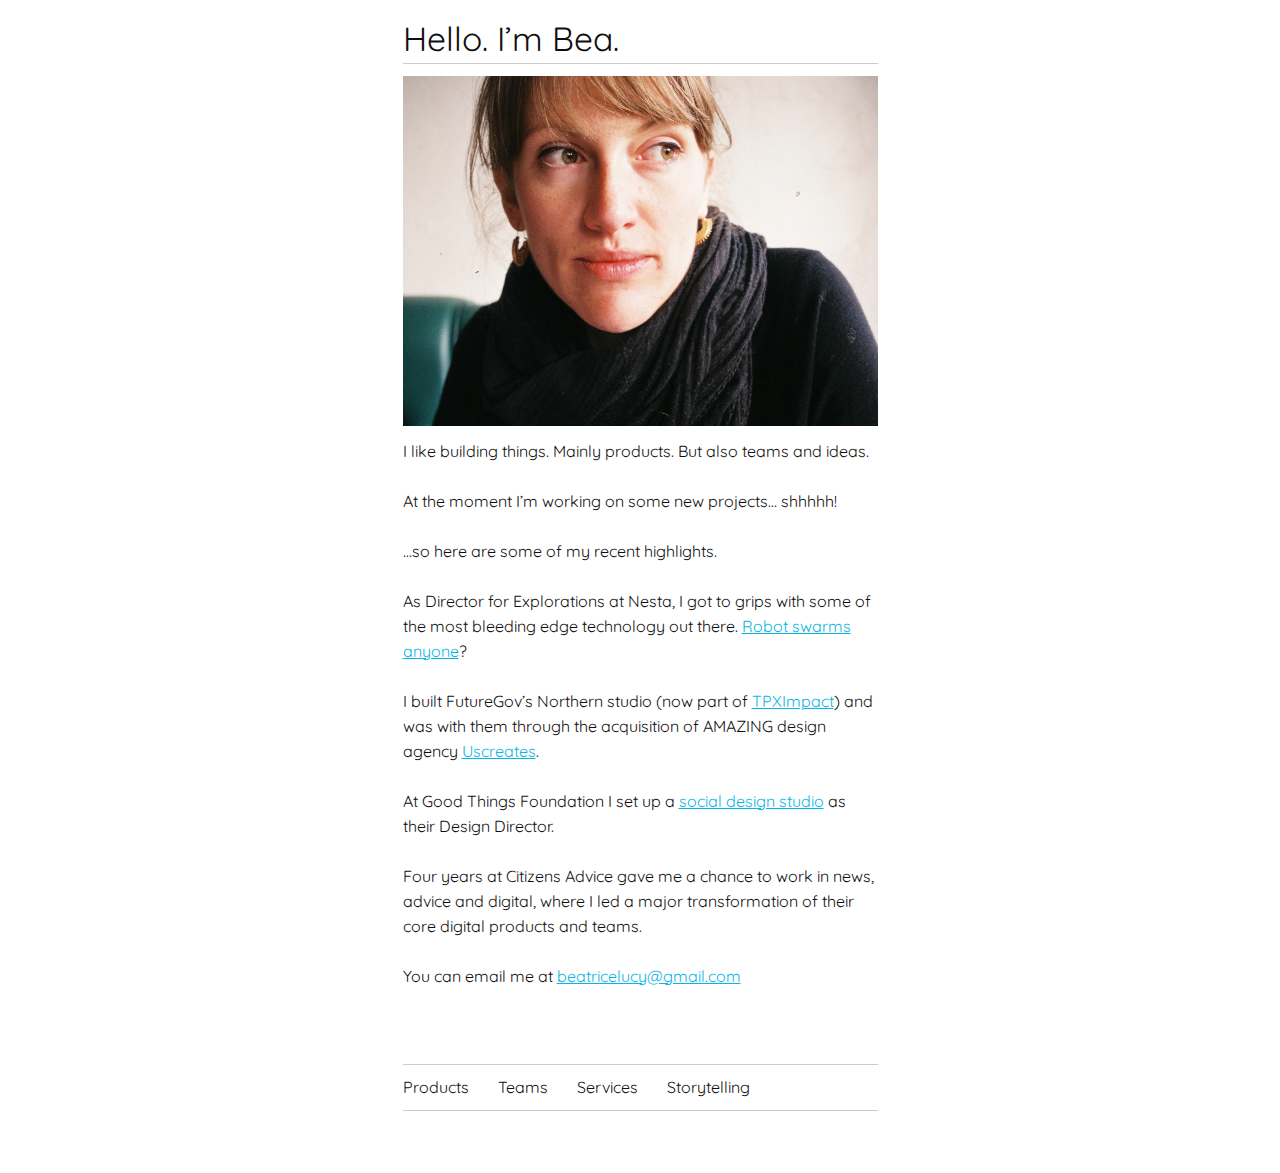
<file: index.html>
<!doctype html>

<html lang="en">
<head>
  <meta charset="utf-8">
  <title>Bea Karol Burks</title>
  <link href="https://fonts.googleapis.com/css?family=Quicksand" rel="stylesheet">
  <link href="stylesheets/site.css" rel="stylesheet" />
  <meta name="description" content="I do service design, organisational change and digital strategy.">
  <meta name="author" content="Bea Karol Burks">
  <meta charset="utf-8">
  <meta content="width=device-width,initial-scale=1.0,minimum-scale=1.0,maximum-scale=1.0,user-scalable=no" name="viewport">
  <!--[if lt IE 9]>
    <script src="https://cdnjs.cloudflare.com/ajax/libs/html5shiv/3.7.3/html5shiv.js"></script>
  <![endif]-->
  <link href="images/favicon/favicon.ico" rel="icon" type="image/ico" />
</head>

<body>
  <h1><a href="/">Hello. I’m Bea.</a></h1>
  <div class="gallery">
  <div class="image">
    <img src="images/bea-portrait.jpeg" alt="A photograph of Bea Karol Burks" />
  </div>
</div>

<p>I like building things.  Mainly products.  But also teams and ideas.</p>

<p>At the moment I’m working on some new projects… shhhhh!</p>

<p>…so here are some of my recent highlights.</p>

<p>As Director for Explorations at Nesta, I got to grips with some of the most bleeding edge technology out there. <a href="https://www.nesta.org.uk/feature/future-curious/robot-swarms/">Robot swarms anyone</a>?</p>

<p>I built FutureGov’s Northern studio (now part of <a href="https://www.tpximpact.com/weve-moved">TPXImpact</a>) and was with them through the acquisition of AMAZING design agency <a href="https://wdo.org/uscreates/">Uscreates</a>.</p>

<p>At Good Things Foundation I set up a <a href="https://medium.com/design-like-you-mean-it/designing-our-practice-5b918b50322">social design studio</a> as their Design Director.</p>

<p>Four years at Citizens Advice gave me a chance to work in news, advice and digital, where I led a major transformation of their core digital products and teams.</p>

<p>You can email me at <a href="mailto: beatricelucy@gmail.com">beatricelucy@gmail.com</a></p>

  <nav>
  <ul>
    <li><a href="products/">Products</a></li>
    <li><a href="teams/">Teams</a></li>
    <li><a href="services/">Services</a></li>
    <li><a href="storytelling/">Storytelling</a></li>
  </ul>
</nav>


</body>
</html>
</file>
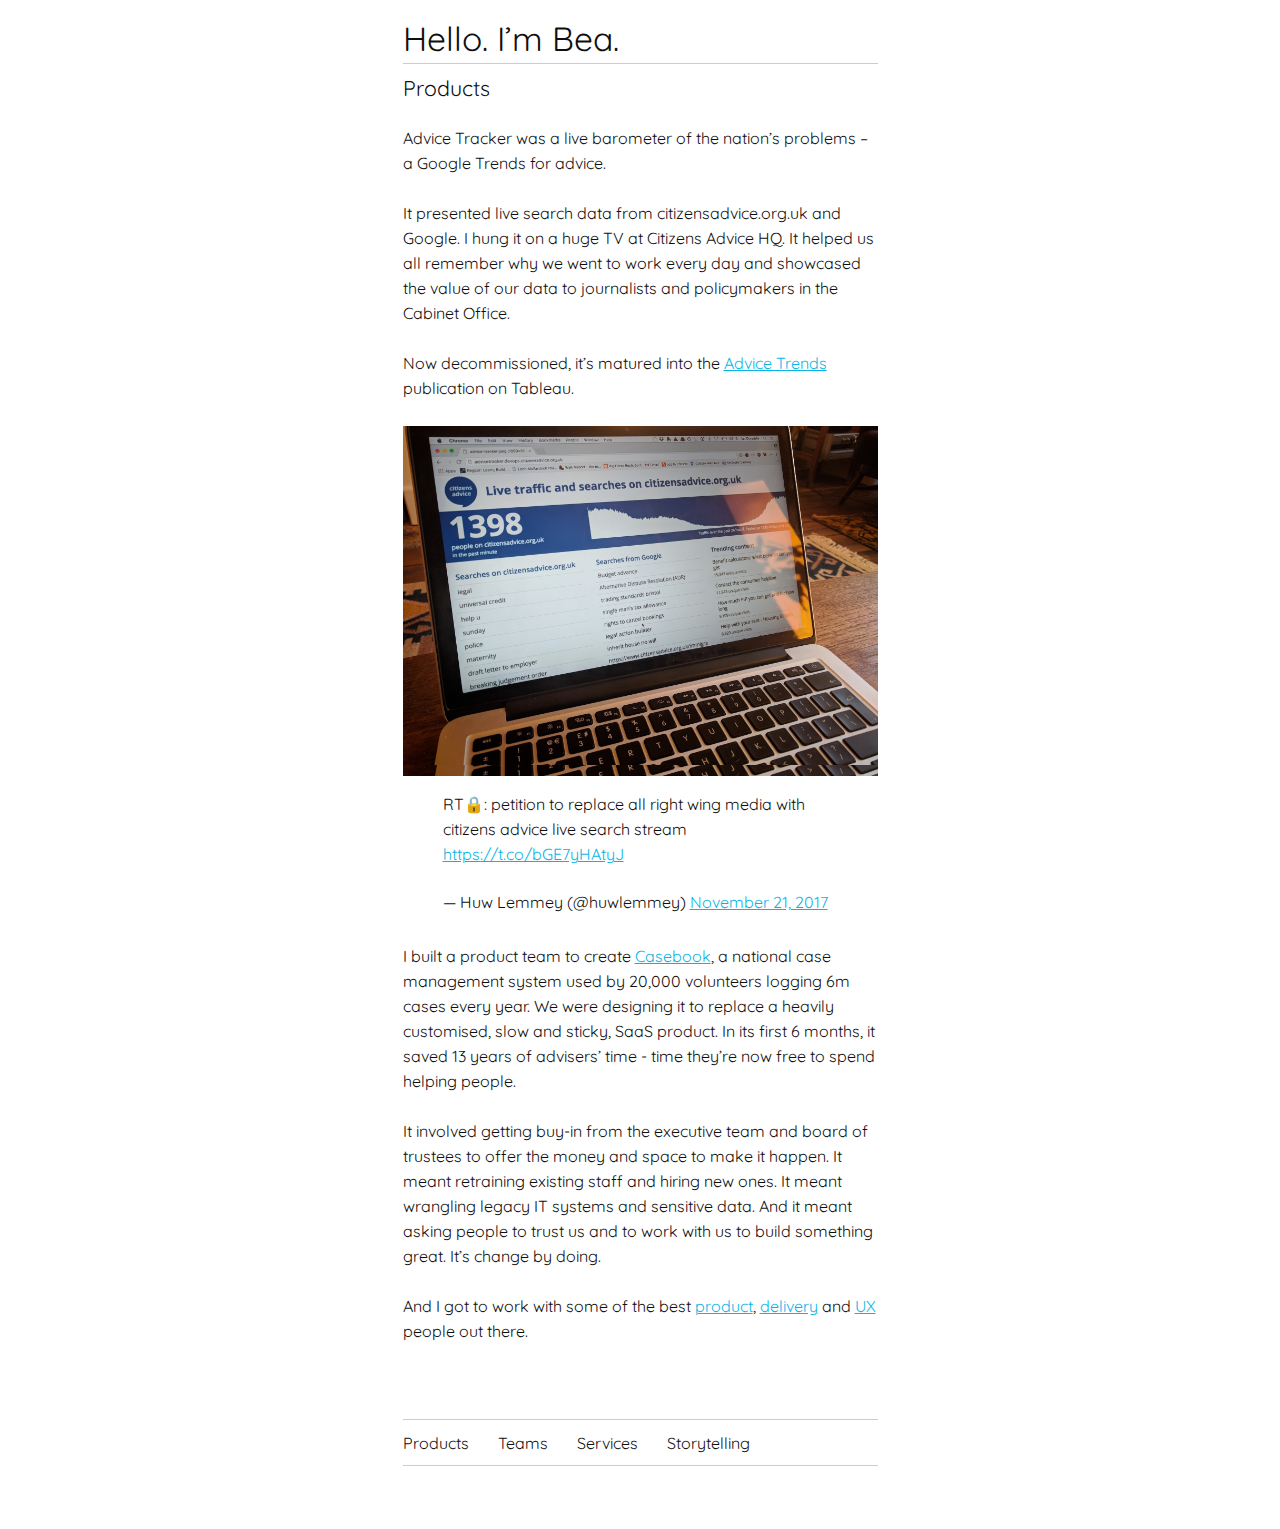
<file: products/index.html>
<!doctype html>

<html lang="en">
<head>
  <meta charset="utf-8">
  <title>Bea Karol Burks</title>
  <link href="https://fonts.googleapis.com/css?family=Quicksand" rel="stylesheet">
  <link href="../stylesheets/site.css" rel="stylesheet" />
  <meta name="description" content="I do service design, organisational change and digital strategy.">
  <meta name="author" content="Bea Karol Burks">
  <meta charset="utf-8">
  <meta content="width=device-width,initial-scale=1.0,minimum-scale=1.0,maximum-scale=1.0,user-scalable=no" name="viewport">
  <!--[if lt IE 9]>
    <script src="https://cdnjs.cloudflare.com/ajax/libs/html5shiv/3.7.3/html5shiv.js"></script>
  <![endif]-->
  <link href="../images/favicon/favicon.ico" rel="icon" type="image/ico" />
</head>

<body>
  <h1><a href="/">Hello. I’m Bea.</a></h1>
  <h2>Products</h2>

<p>Advice Tracker was a live barometer of the nation’s problems – a Google Trends for advice.</p>

<p>It presented live search data from citizensadvice.org.uk and Google. I hung it on a huge TV at Citizens Advice HQ. It helped us all remember why we went to work every day and showcased the value of our data to journalists and policymakers in the Cabinet Office.</p>

<p>Now decommissioned, it’s matured into the <a href="https://public.tableau.com/app/profile/citizensadvice/vizzes#!/">Advice Trends</a> publication on Tableau.</p>

<div class="image">
<img src="../images/advice-tracker.jpeg" alt="A photo of Advice Tracker on a laptop" />
</div>

<blockquote class="twitter-tweet" data-cards="hidden" data-lang="en"><p lang="en" dir="ltr">RT🔒: petition to replace all right wing media with citizens advice live search stream <a href="https://t.co/bGE7yHAtyJ">https://t.co/bGE7yHAtyJ</a></p>&mdash; Huw Lemmey (@huwlemmey) <a href="https://twitter.com/huwlemmey/status/932990614064517121?ref_src=twsrc%5Etfw">November 21, 2017</a></blockquote>
<script async src="https://platform.twitter.com/widgets.js" charset="utf-8"></script>

<p style="padding-top: 1em;">I built a product team to create <a href="https://wearecitizensadvice.org.uk/how-to-train-23-000-people-get-your-whole-organisation-involved-91d9a61c2065">Casebook</a>, a national case management system used by 20,000 volunteers logging 6m cases every year. We were designing it to replace a heavily customised, slow and sticky, SaaS product. In its first 6 months, it saved 13 years of advisers’ time - time they’re now free to spend helping people.</p>

<p>It involved getting buy-in from the executive team and board of trustees to offer the money and space to make it happen. It meant retraining existing staff and hiring new ones. It meant wrangling legacy IT systems and sensitive data. And it meant asking people to trust us and to work with us to build something great. It’s change by doing.</p>

<p>And I got to work with some of the best <a href="https://www.linkedin.com/in/chrismccormack/">product</a>, <a href="https://www.linkedin.com/in/alastairpugh/">delivery</a> and <a href="https://www.linkedin.com/in/jokewley/">UX</a> people out there.</p>

  <nav>
  <ul>
    <li><a href="./">Products</a></li>
    <li><a href="../teams/">Teams</a></li>
    <li><a href="../services/">Services</a></li>
    <li><a href="../storytelling/">Storytelling</a></li>
  </ul>
</nav>


</body>
</html>
</file>
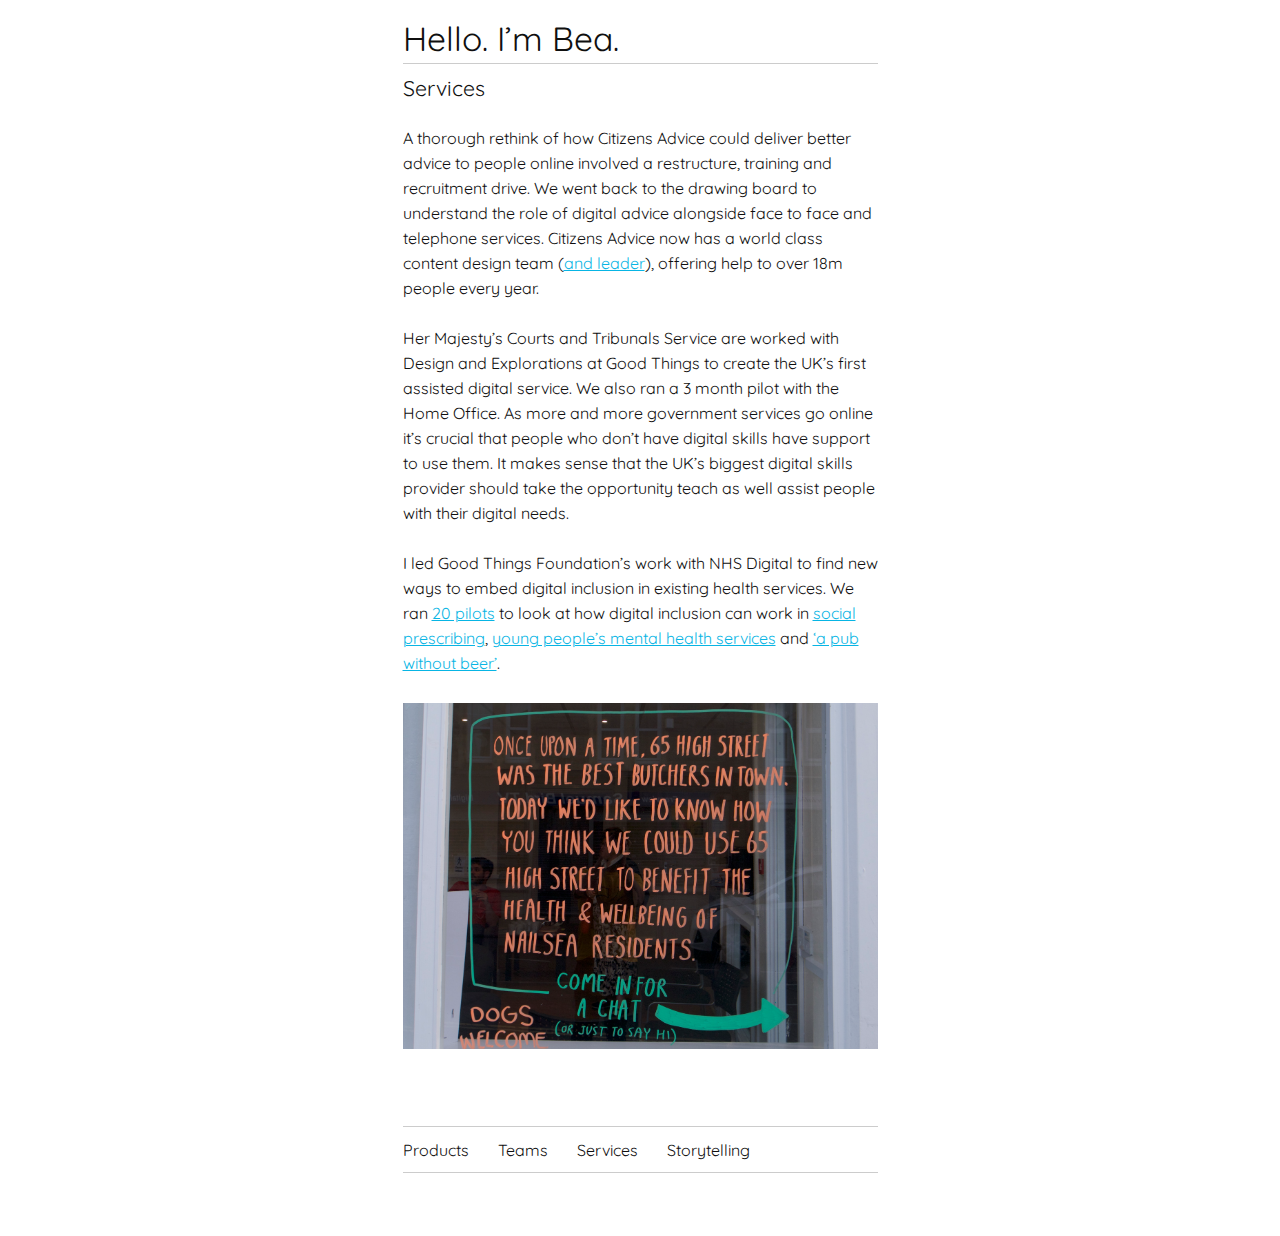
<file: services/index.html>
<!doctype html>

<html lang="en">
<head>
  <meta charset="utf-8">
  <title>Bea Karol Burks</title>
  <link href="https://fonts.googleapis.com/css?family=Quicksand" rel="stylesheet">
  <link href="../stylesheets/site.css" rel="stylesheet" />
  <meta name="description" content="I do service design, organisational change and digital strategy.">
  <meta name="author" content="Bea Karol Burks">
  <meta charset="utf-8">
  <meta content="width=device-width,initial-scale=1.0,minimum-scale=1.0,maximum-scale=1.0,user-scalable=no" name="viewport">
  <!--[if lt IE 9]>
    <script src="https://cdnjs.cloudflare.com/ajax/libs/html5shiv/3.7.3/html5shiv.js"></script>
  <![endif]-->
  <link href="../images/favicon/favicon.ico" rel="icon" type="image/ico" />
</head>

<body>
  <h1><a href="/">Hello. I’m Bea.</a></h1>
  <h2>Services</h2>

<p>A thorough rethink of how Citizens Advice could deliver better advice to people online involved a restructure, training and recruitment drive. We went back to the drawing board to understand the role of digital advice alongside face to face and telephone services. Citizens Advice now has a world class content design team (<a href="https://wearecitizensadvice.org.uk/@simon.kaplan1">and leader</a>), offering help to over 18m people every year.</p>

<p>Her Majesty’s Courts and Tribunals Service are worked with Design and Explorations at Good Things to create the UK’s first assisted digital service. We also ran a 3 month pilot with the Home Office. As more and more government services go online it’s crucial that people who don’t have digital skills have support to use them. It makes sense that the UK’s biggest digital skills provider should take the opportunity teach as well assist people with their digital needs.</p>

<p>I led Good Things Foundation’s work with NHS Digital to find new ways to embed digital inclusion in existing health services. We ran <a href="https://medium.com/nhs-widening-digital-participation/nhs-widening-digital-participation-our-new-pathfinders-oct-17-sep-18-5ad8191f2ce1">20 pilots</a> to look at how digital inclusion can work in <a href="https://medium.com/nhs-widening-digital-participation/social-prescribing-digital-skills-some-findings-3ca979d3973e">social prescribing</a>, <a href="https://medium.com/nhs-widening-digital-participation/the-trust-gap-digital-health-d226d4f31e7">young people’s mental health services</a> and <a href="https://medium.com/nhs-widening-digital-participation/pop-up-shop-co-design-designing-a-digital-health-hub-on-the-high-street-5c0cc8320e28">‘a pub without beer’</a>.</p>

<div class="image">
<img src="../images/65-high-street.jpeg" alt="The window of 65 High Street, our Nailsea pilot" />
</div>

  <nav>
  <ul>
    <li><a href="../products/">Products</a></li>
    <li><a href="../teams/">Teams</a></li>
    <li><a href="./">Services</a></li>
    <li><a href="../storytelling/">Storytelling</a></li>
  </ul>
</nav>


</body>
</html>
</file>
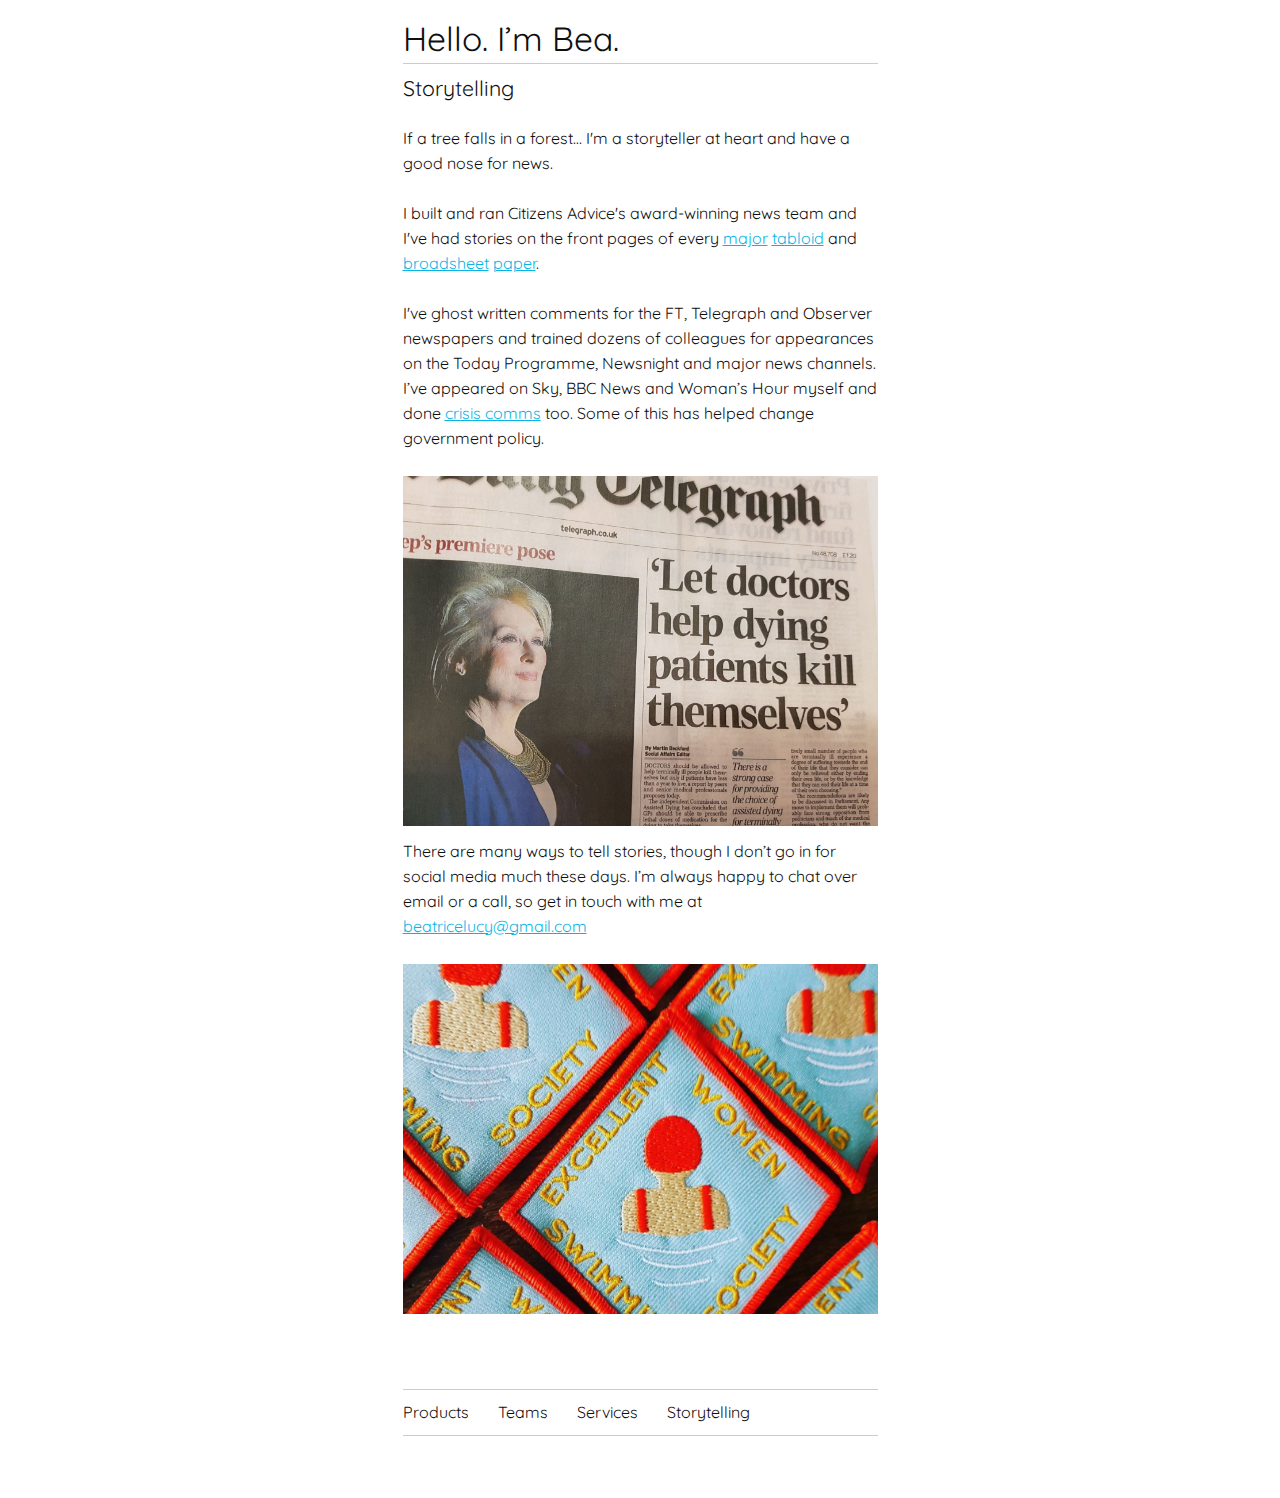
<file: storytelling/index.html>
<!doctype html>

<html lang="en">
<head>
  <meta charset="utf-8">
  <title>Bea Karol Burks</title>
  <link href="https://fonts.googleapis.com/css?family=Quicksand" rel="stylesheet">
  <link href="../stylesheets/site.css" rel="stylesheet" />
  <meta name="description" content="I do service design, organisational change and digital strategy.">
  <meta name="author" content="Bea Karol Burks">
  <meta charset="utf-8">
  <meta content="width=device-width,initial-scale=1.0,minimum-scale=1.0,maximum-scale=1.0,user-scalable=no" name="viewport">
  <!--[if lt IE 9]>
    <script src="https://cdnjs.cloudflare.com/ajax/libs/html5shiv/3.7.3/html5shiv.js"></script>
  <![endif]-->
  <link href="../images/favicon/favicon.ico" rel="icon" type="image/ico" />
</head>

<body>
  <h1><a href="/">Hello. I’m Bea.</a></h1>
  <h2>Storytelling</h2>

<p>If a tree falls in a forest… I'm a storyteller at heart and have a good nose for news.</p>

<p>I built and ran Citizens Advice's award-winning news team and I've had stories on the front pages of every <a href="https://news.sky.com/story/fit-to-work-benefits-test-unfit-for-purpose-10431154">major</a> <a href="https://www.mirror.co.uk/news/uk-news/npower-receives-10-times-many-3533982">tabloid</a> and <a href="https://www.theguardian.com/society/2010/nov/30/assisted-dying-inquiry-promises-fairness">broadsheet</a> <a href="https://www.ft.com/stream/38dbd827-fedc-3ebe-919f-e64cf55ea959">paper</a>.</p>

<p>I've ghost written comments for the FT, Telegraph and Observer newspapers and trained dozens of colleagues for appearances on the Today Programme, Newsnight and major news channels. I’ve appeared on Sky, BBC News and Woman’s Hour myself and done <a href="https://www.thesun.co.uk/archives/news/718485/citizens-badvice/">crisis comms</a> too. Some of this has helped change government policy.</p>

<div class="image">
<img src="../images/telegraph.jpeg" alt="A story I pitched that made the front page of the Daily Telegraph" />
</div>

<p>There are many ways to tell stories, though I don’t go in for social media much these days. I’m always happy to chat over email or a call, so get in touch with me at <a href="mailto:beatricelucy@gmail.com">beatricelucy@gmail.com</a></p>

<div class="image">
<img src="../images/excellent-women-badges.jpeg" alt="A screenshot of the excellent women swimming badges I made." />
</div>

  <nav>
  <ul>
    <li><a href="../products/">Products</a></li>
    <li><a href="../teams/">Teams</a></li>
    <li><a href="../services/">Services</a></li>
    <li><a href="./">Storytelling</a></li>
  </ul>
</nav>


</body>
</html>
</file>
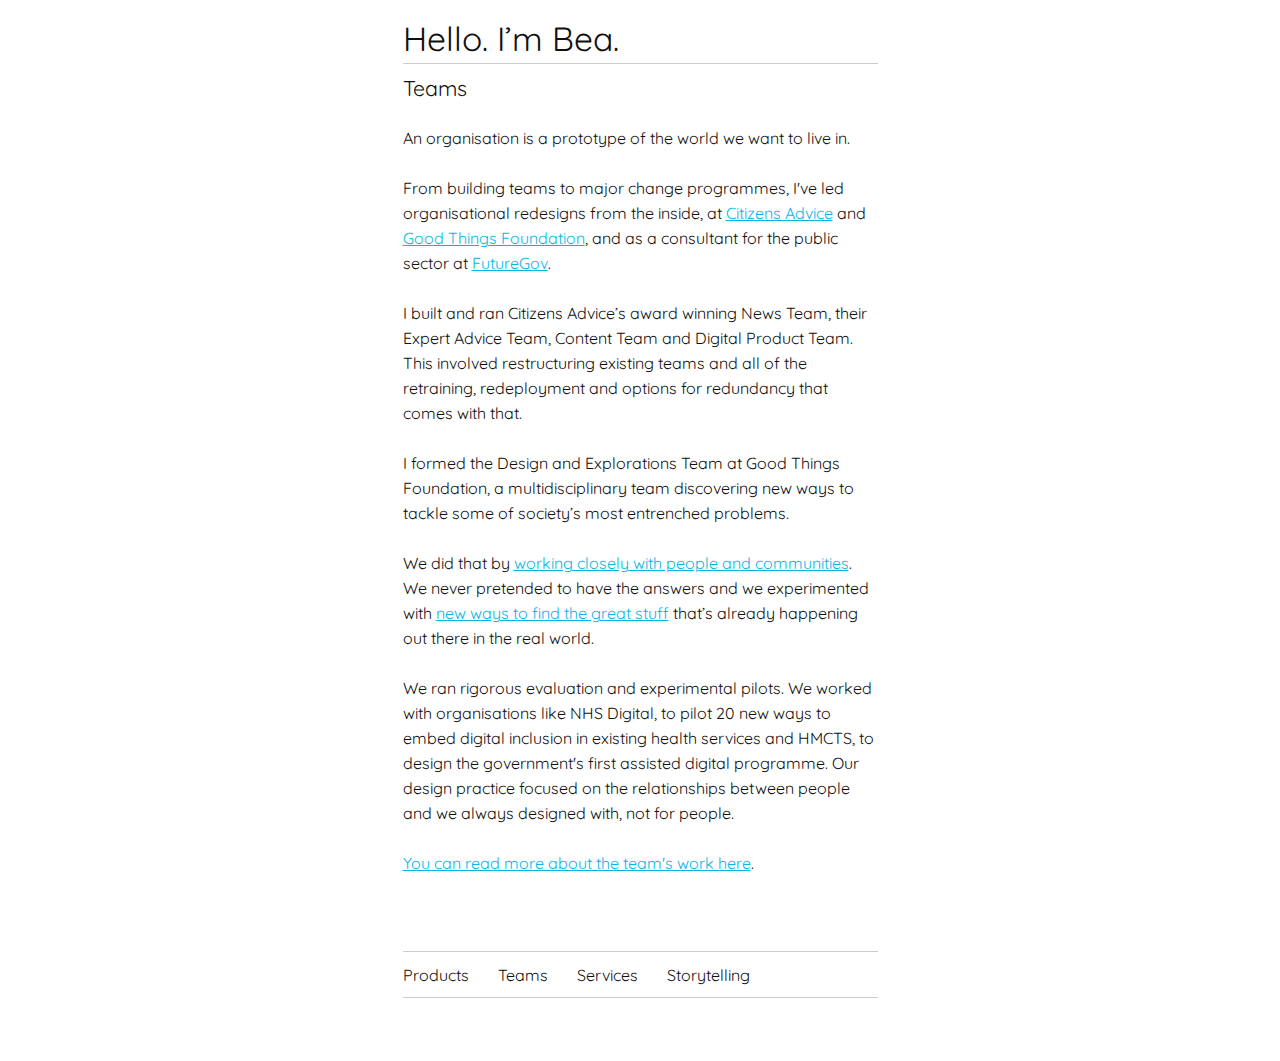
<file: teams/index.html>
<!doctype html>

<html lang="en">
<head>
  <meta charset="utf-8">
  <title>Bea Karol Burks</title>
  <link href="https://fonts.googleapis.com/css?family=Quicksand" rel="stylesheet">
  <link href="../stylesheets/site.css" rel="stylesheet" />
  <meta name="description" content="I do service design, organisational change and digital strategy.">
  <meta name="author" content="Bea Karol Burks">
  <meta charset="utf-8">
  <meta content="width=device-width,initial-scale=1.0,minimum-scale=1.0,maximum-scale=1.0,user-scalable=no" name="viewport">
  <!--[if lt IE 9]>
    <script src="https://cdnjs.cloudflare.com/ajax/libs/html5shiv/3.7.3/html5shiv.js"></script>
  <![endif]-->
  <link href="../images/favicon/favicon.ico" rel="icon" type="image/ico" />
</head>

<body>
  <h1><a href="/">Hello. I’m Bea.</a></h1>
  <h2>Teams</h2>

<p>An organisation is a prototype of the world we want to live in.</p>

<p>From building teams to major change programmes, I've led organisational redesigns from the inside, at <a href="https://www.citizensadvice.org.uk/">Citizens Advice</a> and <a href="https://www.goodthingsfoundation.org/">Good Things Foundation</a>, and as a consultant for the public sector at <a href="https://www.tpximpact.com/weve-moved">FutureGov</a>.</p>

<p>I built and ran Citizens Advice’s award winning News Team, their Expert Advice Team, Content Team and Digital Product Team. This involved restructuring existing teams and all of the retraining, redeployment and options for redundancy that comes with that.</p>

<p>I formed the Design and Explorations Team at Good Things Foundation, a multidisciplinary team discovering new ways to tackle some of society’s most entrenched problems.</p>

<p>We did that by <a href="https://medium.com/design-like-you-mean-it/not-if-but-how-we-involve-people-a6484960b569">working closely with people and communities</a>. We never pretended to have the answers and we experimented with <a href="https://www.onlinecentresnetwork.org/community-challenge-prize">new ways to find the great stuff</a> that’s already happening out there in the real world.</p>

<p>We ran rigorous evaluation and experimental pilots. We worked with organisations like NHS Digital, to pilot 20 new ways to embed digital inclusion in existing health services and HMCTS, to design the government's first assisted digital programme. Our design practice focused on the relationships between people and we always designed with, not for people.</p>

<p><a href="https://medium.com/design-like-you-mean-it">You can read more about the team's work here</a>.</p>

  <nav>
  <ul>
    <li><a href="../products/">Products</a></li>
    <li><a href="./">Teams</a></li>
    <li><a href="../services/">Services</a></li>
    <li><a href="../storytelling/">Storytelling</a></li>
  </ul>
</nav>


</body>
</html>
</file>
<file: stylesheets/site.css>
/*! normalize.css v4.1.1 | MIT License | github.com/necolas/normalize.css */
/**
 * 1. Change the default font family in all browsers (opinionated).
 * 2. Prevent adjustments of font size after orientation changes in IE and iOS.
 */
html {
  font-family: sans-serif;
  /* 1 */
  -ms-text-size-adjust: 100%;
  /* 2 */
  -webkit-text-size-adjust: 100%;
  /* 2 */ }

/**
 * Remove the margin in all browsers (opinionated).
 */
body {
  margin: 0; }

/* HTML5 display definitions
   ========================================================================== */
/**
 * Add the correct display in IE 9-.
 * 1. Add the correct display in Edge, IE, and Firefox.
 * 2. Add the correct display in IE.
 */
article,
aside,
details,
figcaption,
figure,
footer,
header,
main,
menu,
nav,
section,
summary {
  /* 1 */
  display: block; }

/**
 * Add the correct display in IE 9-.
 */
audio,
canvas,
progress,
video {
  display: inline-block; }

/**
 * Add the correct display in iOS 4-7.
 */
audio:not([controls]) {
  display: none;
  height: 0; }

/**
 * Add the correct vertical alignment in Chrome, Firefox, and Opera.
 */
progress {
  vertical-align: baseline; }

/**
 * Add the correct display in IE 10-.
 * 1. Add the correct display in IE.
 */
template,
[hidden] {
  display: none; }

/* Links
   ========================================================================== */
/**
 * 1. Remove the gray background on active links in IE 10.
 * 2. Remove gaps in links underline in iOS 8+ and Safari 8+.
 */
a {
  background-color: transparent;
  /* 1 */
  -webkit-text-decoration-skip: objects;
  /* 2 */ }

/**
 * Remove the outline on focused links when they are also active or hovered
 * in all browsers (opinionated).
 */
a:active,
a:hover {
  outline-width: 0; }

/* Text-level semantics
   ========================================================================== */
/**
 * 1. Remove the bottom border in Firefox 39-.
 * 2. Add the correct text decoration in Chrome, Edge, IE, Opera, and Safari.
 */
abbr[title] {
  border-bottom: none;
  /* 1 */
  text-decoration: underline;
  /* 2 */
  -webkit-text-decoration: underline dotted;
          text-decoration: underline dotted;
  /* 2 */ }

/**
 * Prevent the duplicate application of `bolder` by the next rule in Safari 6.
 */
b,
strong {
  font-weight: inherit; }

/**
 * Add the correct font weight in Chrome, Edge, and Safari.
 */
b,
strong {
  font-weight: bolder; }

/**
 * Add the correct font style in Android 4.3-.
 */
dfn {
  font-style: italic; }

/**
 * Correct the font size and margin on `h1` elements within `section` and
 * `article` contexts in Chrome, Firefox, and Safari.
 */
h1 {
  font-size: 2em;
  margin: 0.67em 0; }

/**
 * Add the correct background and color in IE 9-.
 */
mark {
  background-color: #ff0;
  color: #000; }

/**
 * Add the correct font size in all browsers.
 */
small {
  font-size: 80%; }

/**
 * Prevent `sub` and `sup` elements from affecting the line height in
 * all browsers.
 */
sub,
sup {
  font-size: 75%;
  line-height: 0;
  position: relative;
  vertical-align: baseline; }

sub {
  bottom: -0.25em; }

sup {
  top: -0.5em; }

/* Embedded content
   ========================================================================== */
/**
 * Remove the border on images inside links in IE 10-.
 */
img {
  border-style: none; }

/**
 * Hide the overflow in IE.
 */
svg:not(:root) {
  overflow: hidden; }

/* Grouping content
   ========================================================================== */
/**
 * 1. Correct the inheritance and scaling of font size in all browsers.
 * 2. Correct the odd `em` font sizing in all browsers.
 */
code,
kbd,
pre,
samp {
  font-family: monospace, monospace;
  /* 1 */
  font-size: 1em;
  /* 2 */ }

/**
 * Add the correct margin in IE 8.
 */
figure {
  margin: 1em 40px; }

/**
 * 1. Add the correct box sizing in Firefox.
 * 2. Show the overflow in Edge and IE.
 */
hr {
  -webkit-box-sizing: content-box;
          box-sizing: content-box;
  /* 1 */
  height: 0;
  /* 1 */
  overflow: visible;
  /* 2 */ }

/* Forms
   ========================================================================== */
/**
 * 1. Change font properties to `inherit` in all browsers (opinionated).
 * 2. Remove the margin in Firefox and Safari.
 */
button,
input,
select,
textarea {
  font: inherit;
  /* 1 */
  margin: 0;
  /* 2 */ }

/**
 * Restore the font weight unset by the previous rule.
 */
optgroup {
  font-weight: bold; }

/**
 * Show the overflow in IE.
 * 1. Show the overflow in Edge.
 */
button,
input {
  /* 1 */
  overflow: visible; }

/**
 * Remove the inheritance of text transform in Edge, Firefox, and IE.
 * 1. Remove the inheritance of text transform in Firefox.
 */
button,
select {
  /* 1 */
  text-transform: none; }

/**
 * 1. Prevent a WebKit bug where (2) destroys native `audio` and `video`
 *    controls in Android 4.
 * 2. Correct the inability to style clickable types in iOS and Safari.
 */
button,
html [type="button"],
[type="reset"],
[type="submit"] {
  -webkit-appearance: button;
  /* 2 */ }

/**
 * Remove the inner border and padding in Firefox.
 */
button::-moz-focus-inner,
[type="button"]::-moz-focus-inner,
[type="reset"]::-moz-focus-inner,
[type="submit"]::-moz-focus-inner {
  border-style: none;
  padding: 0; }

/**
 * Restore the focus styles unset by the previous rule.
 */
button:-moz-focusring,
[type="button"]:-moz-focusring,
[type="reset"]:-moz-focusring,
[type="submit"]:-moz-focusring {
  outline: 1px dotted ButtonText; }

/**
 * Change the border, margin, and padding in all browsers (opinionated).
 */
fieldset {
  border: 1px solid #c0c0c0;
  margin: 0 2px;
  padding: 0.35em 0.625em 0.75em; }

/**
 * 1. Correct the text wrapping in Edge and IE.
 * 2. Correct the color inheritance from `fieldset` elements in IE.
 * 3. Remove the padding so developers are not caught out when they zero out
 *    `fieldset` elements in all browsers.
 */
legend {
  -webkit-box-sizing: border-box;
          box-sizing: border-box;
  /* 1 */
  color: inherit;
  /* 2 */
  display: table;
  /* 1 */
  max-width: 100%;
  /* 1 */
  padding: 0;
  /* 3 */
  white-space: normal;
  /* 1 */ }

/**
 * Remove the default vertical scrollbar in IE.
 */
textarea {
  overflow: auto; }

/**
 * 1. Add the correct box sizing in IE 10-.
 * 2. Remove the padding in IE 10-.
 */
[type="checkbox"],
[type="radio"] {
  -webkit-box-sizing: border-box;
          box-sizing: border-box;
  /* 1 */
  padding: 0;
  /* 2 */ }

/**
 * Correct the cursor style of increment and decrement buttons in Chrome.
 */
[type="number"]::-webkit-inner-spin-button,
[type="number"]::-webkit-outer-spin-button {
  height: auto; }

/**
 * 1. Correct the odd appearance in Chrome and Safari.
 * 2. Correct the outline style in Safari.
 */
[type="search"] {
  -webkit-appearance: textfield;
  /* 1 */
  outline-offset: -2px;
  /* 2 */ }

/**
 * Remove the inner padding and cancel buttons in Chrome and Safari on OS X.
 */
[type="search"]::-webkit-search-cancel-button,
[type="search"]::-webkit-search-decoration {
  -webkit-appearance: none; }

/**
 * Correct the text style of placeholders in Chrome, Edge, and Safari.
 */
::-webkit-input-placeholder {
  color: inherit;
  opacity: 0.54; }

/**
 * 1. Correct the inability to style clickable types in iOS and Safari.
 * 2. Change font properties to `inherit` in Safari.
 */
::-webkit-file-upload-button {
  -webkit-appearance: button;
  /* 1 */
  font: inherit;
  /* 2 */ }

.baseline-grid {
  position: absolute;
  top: 0;
  left: 0;
  width: 100%;
  height: 100%;
  opacity: 0;
  z-index: 2;
  opacity: 0;
  -webkit-transition: opacity 0.2s ease-out;
  transition: opacity 0.2s ease-out; }
  .baseline-grid:hover {
    opacity: 1; }

.guide {
  margin-bottom: 7.8125rem; }
  .guide, .guide:before, .guide:after {
    height: 1.5625rem;
    width: 100%;
    outline: 1px solid turquoise; }
  .guide:before, .guide:after {
    content: '';
    display: block;
    position: absolute;
    top: 200%; }
  .guide:after {
    top: 400%; }

body {
  padding: 0.78125rem;
  font-family: 'Quicksand', sans-serif;
  font-weight: 400;
  color: #0f0f0f;
  background-color: white;
  max-width: 500px;
  margin: 0 auto; }

h1 {
  font-size: 2.1rem;
  line-height: 3.125rem;
  font-weight: 400;
  margin-top: 0;
  margin-bottom: 0.78125rem;
  border-bottom: 1px solid #CCCCCC; }
  h1 a {
    color: #0f0f0f;
    text-decoration: none; }

h2 {
  font-size: 1.333rem;
  line-height: 1.5625rem;
  font-weight: 400;
  margin: 0 0 1.5625rem 0;
  color: #0f0f0f; }

a {
  color: #08B5E4; }

p {
  font-size: 1rem;
  line-height: 1.5625rem;
  margin: 0 0 1.5625rem 0; }

strong {
  font-weight: 600; }

*, *:before, *:after {
  -webkit-box-sizing: border-box;
          box-sizing: border-box;
  position: relative; }

.image {
  height: 21.875rem;
  margin-bottom: 0.78125rem;
  overflow: hidden;
  width: 100%;
  position: relative;
  display: -webkit-box;
  display: -ms-flexbox;
  display: flex;
  -webkit-box-pack: center;
      -ms-flex-pack: center;
          justify-content: center;
  -webkit-box-align: center;
      -ms-flex-align: center;
          align-items: center; }
  .image img {
    width: 100%; }

@media only screen and (max-device-width: 480px) {
  nav {
    border-top: 1px solid #CCCCCC;
    margin-top: 4.6875rem;
    margin-bottom: 0.78125rem; } }
@media only screen and (min-device-width: 481px) {
  nav {
    margin-top: 4.6875rem;
    margin-bottom: 3.125rem;
    border-top: 1px solid #CCCCCC;
    border-bottom: 1px solid #CCCCCC; } }
nav ul {
  list-style: none;
  padding-left: 0; }
  @media only screen and (max-device-width: 480px) {
    nav ul {
      margin: 0; } }
  @media only screen and (min-device-width: 481px) {
    nav ul {
      margin: 0.78125rem 0; } }
  @media only screen and (max-device-width: 480px) {
    nav ul li {
      border-bottom: 1px solid #CCCCCC; } }
  @media only screen and (min-device-width: 481px) {
    nav ul li {
      display: inline;
      padding-right: 1.5625rem; } }
  nav ul li a {
    color: #0f0f0f;
    text-decoration: none; }
    @media only screen and (max-device-width: 480px) {
      nav ul li a {
        display: block;
        width: 100%;
        padding: 0.5em 0; } }
</file>
